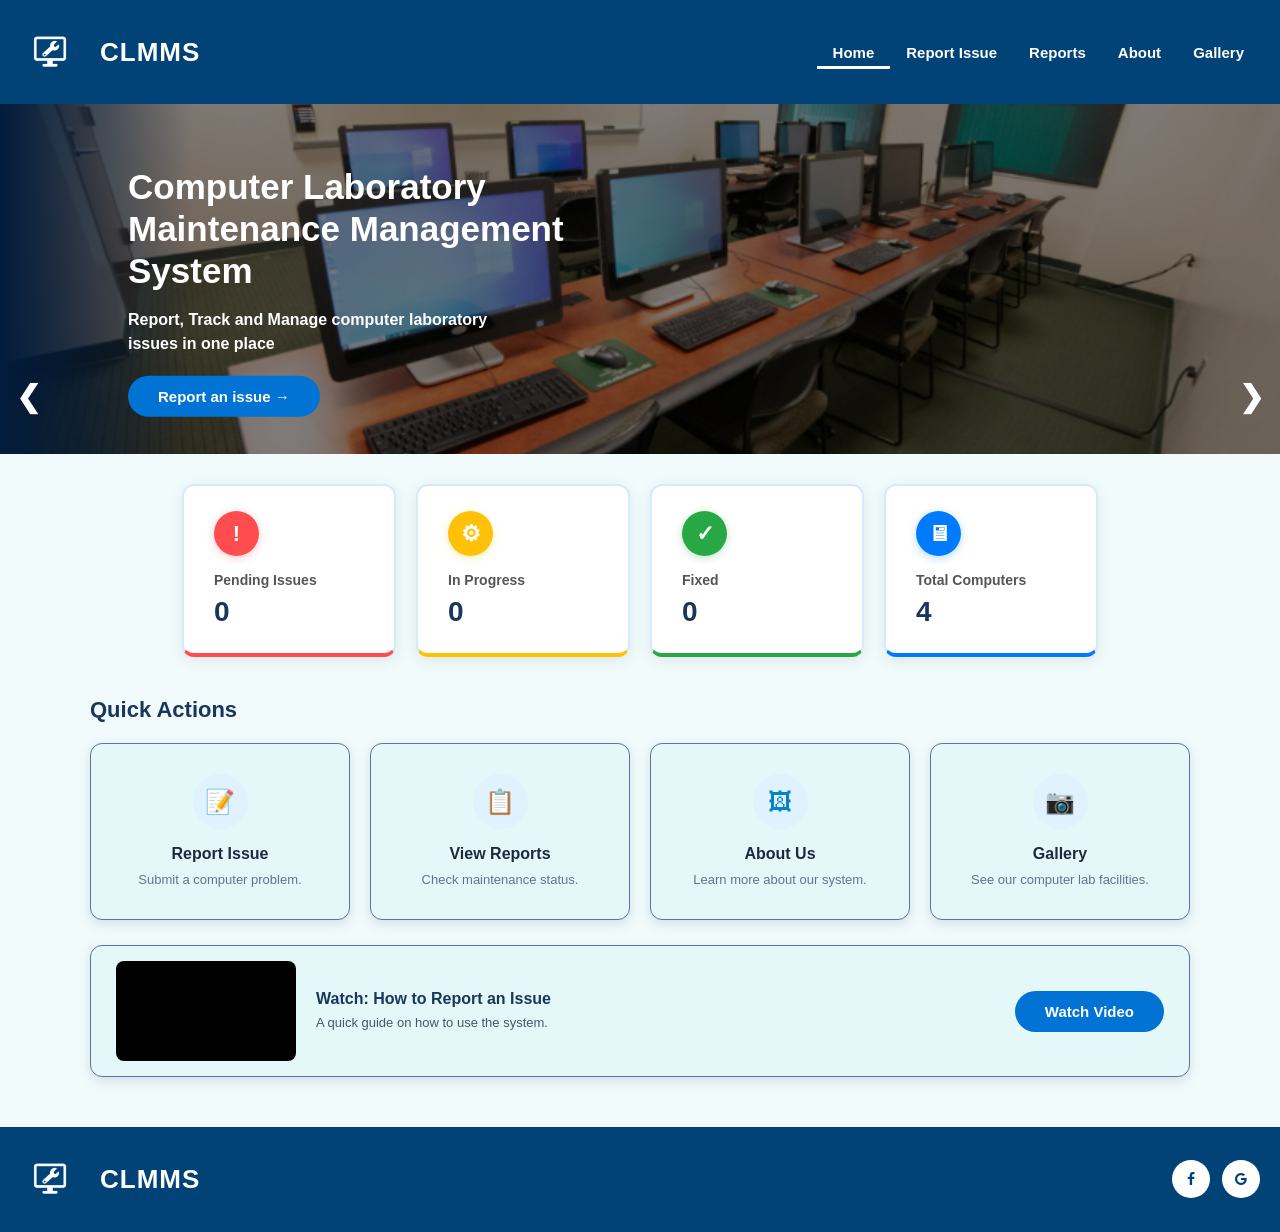
<file: Group1_CLMMS_ITPROJECT/index.html>
<!DOCTYPE html>
<html>
<head>
	<meta charset="utf-8">
	<meta name="viewport" content="width=device-width, initial-scale=1">
	<title>CLMMS - Homepage</title>
	<link rel="stylesheet "href="css/indexstyle.css">
	<link rel="stylesheet" href="https://cdnjs.cloudflare.com/ajax/libs/font-awesome/4.7.0/css/font-awesome.min.css">
</head>
<body>
	<div id="header">
		<div class="brand">
			<div class="logo"><img src="images/logo.png"></div>
			<div class="name"><h2>CLMMS</h2></div>
		</div>
		<div class="navBar">
			<nav>
				<li><a href="index.html" class="active">Home</a></li>
				<li><a href="issueReports.html">Report Issue</a></li>
				<li><a href="reportDisplay.html">Reports</a></li>
				<li><a href="about.html">About</a></li>
				<li><a href="gallery.html">Gallery</a></li>
			</nav>
		</div>
	</div>

	<div class="slideshow">
		<div class="slideshow-content">
			<img src="images/Computerlab.png">
			<div class="slideshow-text">
				<h1>Computer Laboratory<br> Maintenance Management<br>System</h1>
				<p>Report, Track and Manage computer laboratory<br>issues in one place</p>
				<a href="issueReports.html" class="buttonReport">Report an issue &#8594;</a>
			</div>
		</div>
		<div class="slideshow-content">
			<img src="images/Computerlab2.png">
			<div class="slideshow-text">
				<h1>Computer Laboratory<br> Maintenance Management<br>System</h1>
				<p>Report, Track and Manage computer laboratory<br>issues in one place</p>
				<a href="report" class="buttonReport">Report an issue &#8594;</a>
			</div>
		</div>
		<div class="slideshow-content">
			<img src="images/Computerlab3.png">
			<div class="slideshow-text">
				<h1>Computer Laboratory<br> Maintenance Management<br>System</h1>
				<p>Report, Track and Manage computer laboratory<br>issues in one place</p>
				<a href="report" class="buttonReport">Report an issue &#8594;</a>
			</div>
		</div>
		<a class="prev" onclick="plusSlides(-1)">❮</a>
		<a class="next" onclick="plusSlides(1)">❯</a>
	</div>

	<div class="cards-container">
	<div class="card">
		<p class="icon">!</p>
		<p class="label">Pending Issues</p>
		<p class="inputs" id="count-pending">0</p>
	</div>
	<div class="card">
		<p class="icon">&#9881;</p>
		<p class="label">In Progress</p>
		<p class="inputs" id="count-progress">0</p>
	</div>
	<div class="card">
		<p class="icon">&#10003;</p>
		<p class="label">Fixed</p>
		<p class="inputs" id="count-fixed">0</p>
	</div>
	<div class="card">
		<p class="icon">&#128421;</p>
		<p class="label">Total Computers</p>
		<p class="inputs" id="count-total">4</p> <!-- Set your lab's total PC count here -->
	</div>		
</div>

	<div class="quick-actions-container">
		<h2 class="quick-actions-title">Quick Actions</h2>
		<div class="quick-actions-grid">
			<a href="issueReports.html" class="action-card">
				<div class="action-icon">&#128221;</div>
				<h3>Report Issue</h3>
				<p>Submit a computer problem.</p>
			</a>
			<a href="reportDisplay.html" class="action-card">
				<div class="action-icon">&#128203;</div>
				<h3>View Reports</h3>
				<p>Check maintenance status.</p>
			</a>
			<a href="about.html" class="action-card">
				<div class="action-icon">&#128444;</div>
				<h3>About Us</h3>
				<p>Learn more about our system.</p>
			</a>
			<a href="gallery.html" class="action-card">
				<div class="action-icon">&#128247;</div>
				<h3>Gallery</h3>
				<p>See our computer lab facilities.</p>
			</a>
		</div>

		<div class="video-card">
			<div class="video-wrapper">
				<iframe src="https://youtube.com/embed/GsAndDqpaJc" title="CLMMS Demo" allowfullscreen></iframe>
			</div>
			<div class="video-info">
				<h3 class="vidtitle">Watch: How to Report an Issue</h3>
				<p class="vidDesc">A quick guide on how to use the system.</p>
			</div>
			<a href="watchvid" class="buttonReport">Watch Video</a>
		</div>
	</div>

	<div id="footer">
		<div class="brand">
			<div class="logo"><img src="images/logo.png"></div>
			<div class="name"><h2>CLMMS</h2></div>
		</div>
			<div class="social-icons">
				<a href="#" class="fa fa-facebook"></a>
				<a href="#" class="fa fa-google"></a>
			</div>
		</div>
	</div>

	<script>
		let slideIndex = 1;
		showSlides(slideIndex);
		function plusSlides(n) {
			showSlides(slideIndex += n);
		}
		function showSlides(n) {
			let i;
			let slides = document.getElementsByClassName("slideshow-content");
			if (n > slides.length) { slideIndex = 1; }
			if (n < 1) { slideIndex = slides.length; }
			for (i = 0; i < slides.length; i++) {
				slides[i].style.display = "none";
			}
			slides[slideIndex - 1].style.display = "block";
		}

		function updateCounters() {
			const reports = JSON.parse(localStorage.getItem('clmms_reports')) || [];

			const pending = reports.filter(r => r.status === 'Pending').length;
			const inProgress = reports.filter(r => r.status === 'In Progress').length;
			const fixed = reports.filter(r => r.status === 'Fixed').length;

			const pendingEl = document.getElementById('count-pending');
			const progressEl = document.getElementById('count-progress');
			const fixedEl = document.getElementById('count-fixed');

			if (pendingEl) pendingEl.textContent = pending;
			if (progressEl) progressEl.textContent = inProgress;
			if (fixedEl) fixedEl.textContent = fixed;
		}

		document.addEventListener('DOMContentLoaded', updateCounters);
	</script>
</body>
</html>
</file>
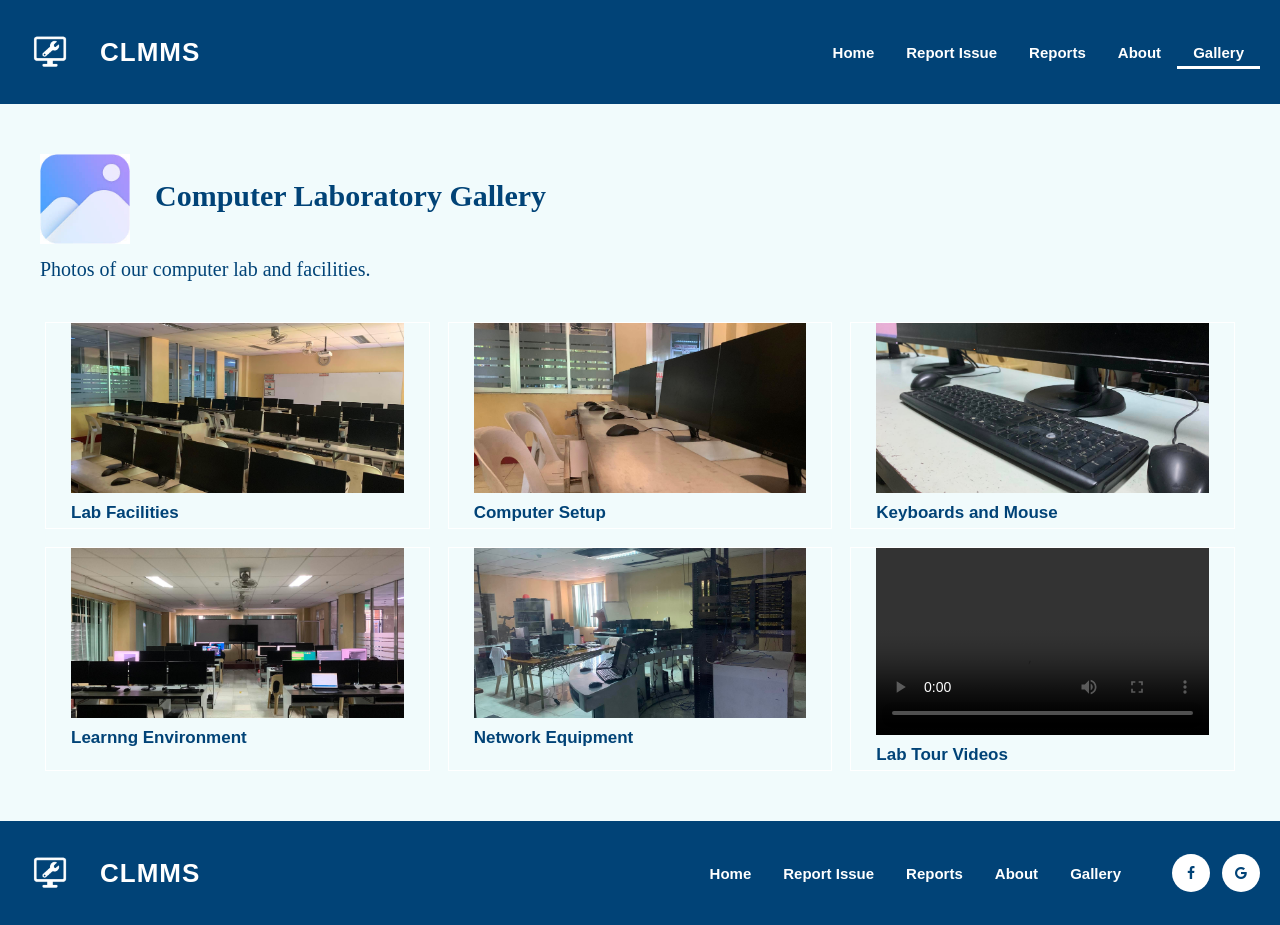
<file: Group1_CLMMS_ITPROJECT/gallery.html>
<!DOCTYPE html>
<html>
<head>
	<meta charset="utf-8">
	<meta name="viewport" content="width=device-width, initial-scale=1">
	<title>CLMMS - Gallery</title>
	<link rel="stylesheet" href="https://cdnjs.cloudflare.com/ajax/libs/font-awesome/4.7.0/css/font-awesome.min.css">
	<style>
		body {
	        margin: 0;
	        background-color: #f1fbfc;
	        font-family: Arial, sans-serif;
        }
        #header {
	        display: flex;
	        padding: 15px 20px;
	        background-color: #014377;
	        justify-content: space-between;
	        align-items: center;
	        margin: 0;
        }
        .brand {
	        gap: 20px;
	        display: flex;
	        align-items: center;
        }
        .logo img {
        	filter: brightness(2) invert(-1);
	        width: 60px;
	        height: auto;
	        background-color: #f1fbfc;
	        mix-blend-mode: screen;
        }
        .name h2 {
	        color: white;
	        font-size: 26px;
	        letter-spacing: 1px;
	        float: left;
        }
        .navBar {
	        display: flex;
	        align-items: center;
	        gap: 20px;
        }
        .navBar nav {
	        display: flex;
	        padding: 0;
	        margin: 0;
	        list-style-type: none;
	        align-items: center;
        }
        nav li a {
	        float: right;
	        color: white;
	        font-size: 15px;
	        text-decoration: none;
	        padding: 8px 16px;
	        font-weight: bold;
        }
        nav li a.active {
	        border-bottom: 3px solid white;
	        padding-bottom: 5px;
        }
        .navigate {
        	display: flex;
        	padding: 50px 40px;
        	gap: 25px;
        	padding-bottom: 0px;
        }
        .navigate img {
        	width: 90px;
        	height: 90px;
        	border: none;
        	background-color: #014377;
        }
        .navigate h2 {
        	font-family: Georgia, serif;
        	font-size: 30px;
        	color: #014377;
        	font-weight: bold;
        }
        #para {
        	font-family: Georgia, serif;
        	padding: 8px 40px;
        	padding-top: 0px;
        	line-height: 10px;
        	font-size: 20px;
        	color: #014377;
        }
        .gallery {
        	display: grid;
        	grid-template-columns: 1fr 1fr 1fr;
        	margin: 20px 45px;
        	gap: 18px;
        }
        .card {
        	border: 1px solid white;
        	padding: 0px 25px 0px 25px;
        }
        .card img {
			width: 100%;
			height: 170px;
			display: block;
			object-fit: cover;
			margin: 0 auto 10px;
			border: none;
		}
		.card p {
			font-size: 17px;
			text-align: left;
			color: #014377;
			font-weight: bold;
			margin-top: 5px;
			margin-bottom: 5px;
		}
		.card video {
    		width: 100%;
    		height: auto;
    		aspect-ratio: 16 / 9;
    		object-fit: cover;
    		display: block;
    		margin: 0 auto 10px;
    		border: none;
		}
		#footer {
	display: flex;
	padding: 15px 20px;
	background-color: #014377;
	justify-content: space-between;
	align-items: center;
	margin-top: 50px;
}
/* Container for icons in the navBar */
.social-icons {
    display: flex;
    align-items: center;
    gap: 12px;
    margin-left: 15px;
}

/* Style for Font Awesome circular icons */
.social-icons .fa {
    width: 28px;
    height: 28px;
    padding: 5px;
    background-color: white;
    color: #014377;
    border-radius: 50%;
    display: flex;
    align-items: center;
    justify-content: center;
    text-decoration: none;
    font-size: 14px;
    transition: background-color 0.2s ease, color 0.2s ease;
  }
  @media screen and (max-width: 786px) {
			/* Gallery: Stack images in 2 columns */
			.gallery {
				grid-template-columns: repeat(2, 1fr);
				margin: 20px;
				gap: 12px;
			}

			/* Video stays horizontal across the full width (spans 2 columns) */
			.card.video-card {
				grid-column: span 2;
			}

			.card img {
				height: 120px;
			}

			/* Header & Footer Responsive Adjustments */
			#header, #footer {
				flex-direction: column;
				gap: 15px;
				padding: 20px;
				text-align: center;
			}

			.navBar {
				flex-direction: column;
				gap: 15px;
				width: 100%;
			}

			.navBar nav {
				flex-wrap: wrap;
				justify-content: center;
				gap: 10px;
			}

			nav li a {
				padding: 6px 10px;
			}

			.navigate {
				flex-direction: column;
				text-align: center;
				padding: 30px 20px 0;
			}

			#para {
				text-align: center;
				padding: 10px 20px;
			}
		}
	</style>
</head>
<body>

	<div id="header">

		<div class="brand">

			<div class="logo"><img src="images/logo.png"></div>

			<div class="name"><h2>CLMMS</h2></div>
		
		</div>
		

		<div class="navBar">
			

			<nav>

				<li><a href="index.html">Home</a></li>
				<li><a href="issueReports.html">Report Issue</a></li>
				<li><a href="reportDisplay.html">Reports</a></li>
				<li><a href="about.html">About</a></li>
				<li><a href="gallery.html" class="active">Gallery</a></li>
			
			</nav>


		</div>


	</div>





	<nav class="navigate">

			<img src="images/gallery.jpg">

		    <h2>Computer Laboratory Gallery</h2>

    </nav>

    
    <div id="para">
    	<p>Photos of our computer lab and facilities.</p>
    </div>


	<section class="gallery">


		<div class="card">
			
			<img src="images/labFacilities.jpg">

			<p>Lab Facilities</p>
			
		</div>


		<div class="card">
			
			<img src="images/computerSetup.jpg">

			<p>Computer Setup</p>

		</div>



		<div class="card">
			
			<img src="images/mouse.jpg">

			<p>Keyboards and Mouse</p>

		</div>


		<div class="card">
			
			<img src="images/LE.jpg">

			<p>Learnng Environment</p>

		</div>


		<div class="card">
			
			<img src="images/NE.jpg">

			<p>Network Equipment</p>

		</div>

		
		<div class="card">
			
			<video controls>
                <source src="media/video.mp4" type="video/mp4">
            </video>

			<p>Lab Tour Videos</p>

		</div>

		
			
			
	</section>



	<div id="footer">

		<div class="brand">

			<div class="logo"><img src="images/logo.png"></div>

			<div class="name"><h2>CLMMS</h2></div>

		</div>


		<div class="navBar">

			<nav>

				<li><a href="index.html">Home</a></li>
				<li><a href="issueReports.html">Report Issue</a></li>
				<li><a href="reportDisplay.html">Reports</a></li>
				<li><a href="about.html">About</a></li>
				<li><a href="gallery.html">Gallery</a></li>

			</nav>


			<div class="social-icons">

				<a href="#" class="fa fa-facebook"></a>
				<a href="#" class="fa fa-google"></a>

			</div>

		</div>

	</div>


</body>
</html>
</file>
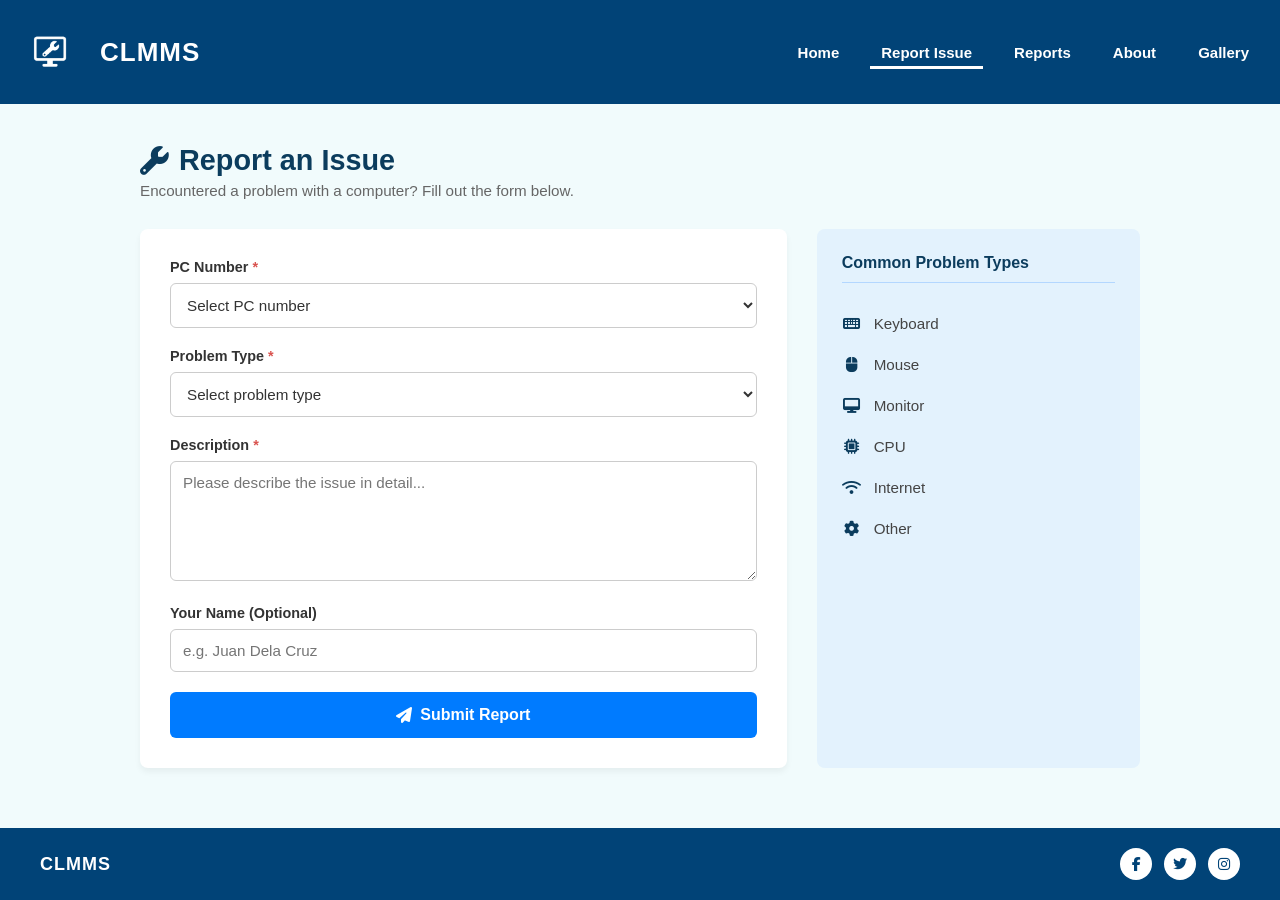
<file: Group1_CLMMS_ITPROJECT/issueReports.html>
<!DOCTYPE html>
<html lang="en">
<head>
    <meta charset="UTF-8">
    <meta name="viewport" content="width=device-width, initial-scale=1.0">
    <title>CLMMS - Report an Issue</title>

    <!-- Font Awesome -->
    <link rel="stylesheet" href="https://cdnjs.cloudflare.com/ajax/libs/font-awesome/6.5.1/css/all.min.css">

    <style>
        * {
            box-sizing: border-box;
            margin: 0;
            padding: 0;
            font-family: Arial, sans-serif;
        }

        body {
            margin: 0;
            background-color: #f1fbfc;
            display: flex;
            flex-direction: column;
            min-height: 100vh;
        }

        /* HEADER FIXES */
        #header {
            display: flex;
            padding: 30px 20px;
            background-color: #014377;
            justify-content: space-between;
            align-items: center;
            margin: 0;
        }

        .brand {
            gap: 20px;
            display: flex;
            align-items: center;
        }

        .logo i {
            color: white;
            font-size: 28px;
        }
        .logo img {
            filter: brightness(0) invert(-1);
            width: 60px;
            height: auto;
            background-color: #f1fbfc;
            mix-blend-mode: screen;
        }

        .name h2 {
            color: white;
            font-size: 26px;
            letter-spacing: 1px;
            font-weight: bold;
        }

        .navBar {
            display: flex;
            align-items: center;
            gap: 25px;
        }

        .navBar nav ul {
            display: flex;
            list-style: none;
            gap: 20px;
            margin: 0;
            padding: 0;
            align-items: center;
        }

        .navBar nav ul li a {
            color: white;
            font-size: 15px;
            text-decoration: none;
            padding: 8px 11px;
            font-weight: bold;
            display: inline-block;
            transition: border-bottom 0.2s ease;
        }
        .navBar nav ul li a.active {
            border-bottom: 3px solid white;
            padding-bottom: 5px;
        }
        /* MAIN CONTENT */
        main {
            flex: 1;
            max-width: 1000px;
            width: 90%;
            margin: 40px auto;
        }

        .page-title-section {
            margin-bottom: 30px;
        }

        .page-title {
            color: #0b3c5d;
            font-size: 1.8rem;
            display: flex;
            align-items: center;
            gap: 10px;
            margin-bottom: 5px;
        }

        .page-subtitle {
            color: #666;
            font-size: 0.95rem;
        }

        .content-container {
            display: grid;
            grid-template-columns: 2fr 1fr;
            gap: 30px;
            align-items: stretch;
        }

        .form-card {
            background-color: white;
            padding: 30px;
            border-radius: 8px;
            box-shadow: 0 4px 6px rgba(0, 0, 0, 0.05);
        }

        .pc-group {
            margin-bottom: 20px;
        }

        .pc-group label {
            display: block;
            font-weight: 600;
            font-size: 0.9rem;
            margin-bottom: 8px;
            color: #333;
        }

        .required-star {
            color: #d9534f;
        }

        .form-control {
            width: 100%;
            padding: 12px;
            border: 1px solid #ccc;
            border-radius: 6px;
            font-size: 0.95rem;
            background-color: #fff;
            color: #333;
        }

        .form-control:focus {
            outline: none;
            border-color: #328cc1;
        }

        textarea.form-control {
            resize: vertical;
            height: 120px;
        }

        .submit-btn {
            width: 100%;
            background-color: #007bff;
            color: white;
            border: none;
            padding: 14px;
            font-size: 1rem;
            font-weight: bold;
            border-radius: 6px;
            cursor: pointer;
            display: flex;
            justify-content: center;
            align-items: center;
            gap: 8px;
            transition: background-color 0.2s;
        }

        .submit-btn:hover {
            background-color: #0056b3;
        }

        /* SIDEBAR */
        .sidebar {
            background-color: #e3f2fd;
            padding: 25px;
            border-radius: 8px;
        }

        .sidebar-title {
            color: #0b3c5d;
            font-size: 1rem;
            font-weight: bold;
            margin-bottom: 20px;
            border-bottom: 1px solid #b3d7ff;
            padding-bottom: 10px;
        }

        .problem-list {
            list-style: none;
        }

        .problem-item {
            display: flex;
            align-items: center;
            gap: 12px;
            padding: 12px 0;
            font-size: 0.95rem;
            color: #444;
        }

        .problem-item i {
            color: #0b3c5d;
            width: 20px;
            text-align: center;
        }

        /* FOOTER FIXES */
        #footer {
            display: flex;
            padding: 20px 40px;
            background-color: #014377;
            justify-content: space-between;
            align-items: center;
            margin-top: auto;
        }

        .social-icons {
            display: flex;
            align-items: center;
            gap: 12px;
        }

        .social-icons a {
            width: 32px;
            height: 32px;
            background-color: white;
            color: #014377;
            border-radius: 50%;
            display: flex;
            align-items: center;
            justify-content: center;
            text-decoration: none;
            font-size: 14px;
        }

        /* RESPONSIVE */
        @media screen and (max-width: 786px) {
            .content-container {
                grid-template-columns: 1fr;
            }
            #header, #footer {
                flex-direction: column;
                gap: 15px;
                padding: 15px 20px;
                text-align: center;
            }
            .navBar {
                flex-direction: column;
            }
            .navBar nav ul {
                flex-wrap: wrap;
                justify-content: center;
            }
        }
    </style>
</head>
<body>

    <!-- Corrected Header Section -->
    <div id="header">
        <div class="brand">
            <div class="logo"><img src="images/logo.png"></div>
            <div class="name"><h2>CLMMS</h2></div>
        </div>
        <div class="navBar">
            <nav>
                <ul>
                    <li><a href="index.html">Home</a></li>
                    <li><a href="issueReports.html" class="active">Report Issue</a></li>
                    <li><a href="reportDisplay.html">Reports</a></li>
                    <li><a href="about.html">About</a></li>
                    <li><a href="gallery.html">Gallery</a></li>
                </ul>
            </nav>
        </div>
    </div>

    <!-- Main Content -->
    <main>
        <div class="page-title-section">
            <h1 class="page-title"><i class="fa-solid fa-wrench"></i> Report an Issue</h1>
            <p class="page-subtitle">Encountered a problem with a computer? Fill out the form below.</p>
        </div>

        <div class="content-container">
            <section class="form-card">
                <form id="reportForm">
                    <div class="pc-group">
                        <label for="pcNumber">PC Number <span class="required-star">*</span></label>
                        <select id="pcNumber" class="form-control" required>
                            <option value="" disabled selected>Select PC number</option>
                            <option value="PC-01">PC-01</option>
                            <option value="PC-02">PC-02</option>
                            <option value="PC-03">PC-03</option>
                            <option value="PC-04">PC-04</option>
                        </select>
                    </div>

                    <div class="pc-group">
                        <label for="problemType">Problem Type <span class="required-star">*</span></label>
                        <select id="problemType" class="form-control" required>
                            <option value="" disabled selected>Select problem type</option>
                            <option value="Keyboard">Keyboard</option>
                            <option value="Mouse">Mouse</option>
                            <option value="Monitor">Monitor</option>
                            <option value="CPU">CPU</option>
                            <option value="Internet">Internet</option>
                            <option value="Other">Other</option>
                        </select>
                    </div>

                    <div class="pc-group">
                        <label for="description">Description <span class="required-star">*</span></label>
                        <textarea id="description" class="form-control" placeholder="Please describe the issue in detail..." required></textarea>
                    </div>

                    <div class="pc-group">
                        <label for="yourName">Your Name (Optional)</label>
                        <input type="text" id="yourName" class="form-control" placeholder="e.g. Juan Dela Cruz">
                    </div>

                    <button type="submit" class="submit-btn">
                        <i class="fa-solid fa-paper-plane"></i> Submit Report
                    </button>
                </form>
            </section>

            <aside class="sidebar">
                <h2 class="sidebar-title">Common Problem Types</h2>
                <ul class="problem-list">
                    <li class="problem-item"><i class="fa-solid fa-keyboard"></i> Keyboard</li>
                    <li class="problem-item"><i class="fa-solid fa-computer-mouse"></i> Mouse</li>
                    <li class="problem-item"><i class="fa-solid fa-desktop"></i> Monitor</li>
                    <li class="problem-item"><i class="fa-solid fa-microchip"></i> CPU</li>
                    <li class="problem-item"><i class="fa-solid fa-wifi"></i> Internet</li>
                    <li class="problem-item"><i class="fa-solid fa-gear"></i> Other</li>
                </ul>
            </aside>
        </div>
    </main>

    <!-- Corrected Footer Section -->
    <footer id="footer">
        <div class="brand">
            <div class="name">
                <h2 style="font-size: 18px;">CLMMS</h2>
            </div>
        </div>
        <div class="social-icons">
            <a href="#"><i class="fa-brands fa-facebook-f"></i></a>
            <a href="#"><i class="fa-brands fa-twitter"></i></a>
            <a href="#"><i class="fa-brands fa-instagram"></i></a>
        </div>
    </footer>

    <script>
        document.getElementById('reportForm').addEventListener('submit', function(e) {
        e.preventDefault();

    // 1. Gather form values
        const pcNumber = document.getElementById('pcNumber').value;
        const problemType = document.getElementById('problemType').value;
        const description = document.getElementById('description').value;
        const reporterName = document.getElementById('yourName').value.trim() || 'Anonymous';

    // 2. Create report object
        const newReport = {
        id: 'REP-' + Date.now(),
        pcNumber: pcNumber,
        problemType: problemType,
        description: description,
        reporterName: reporterName,
        status: 'Pending', // New reports default to Pending
        date: new Date().toLocaleDateString()
        };

    // 3. Fetch existing reports array from localStorage or initialize empty array
        const reports = JSON.parse(localStorage.getItem('clmms_reports')) || [];

    // 4. Push new report and save back to localStorage
        reports.push(newReport);
        localStorage.setItem('clmms_reports', JSON.stringify(reports));

    // 5. Reset form and inform user
        alert('Report submitted successfully!');
        window.location.href = 'reportDisplay.html';
    });
</script>
</body>
</html>
</file>
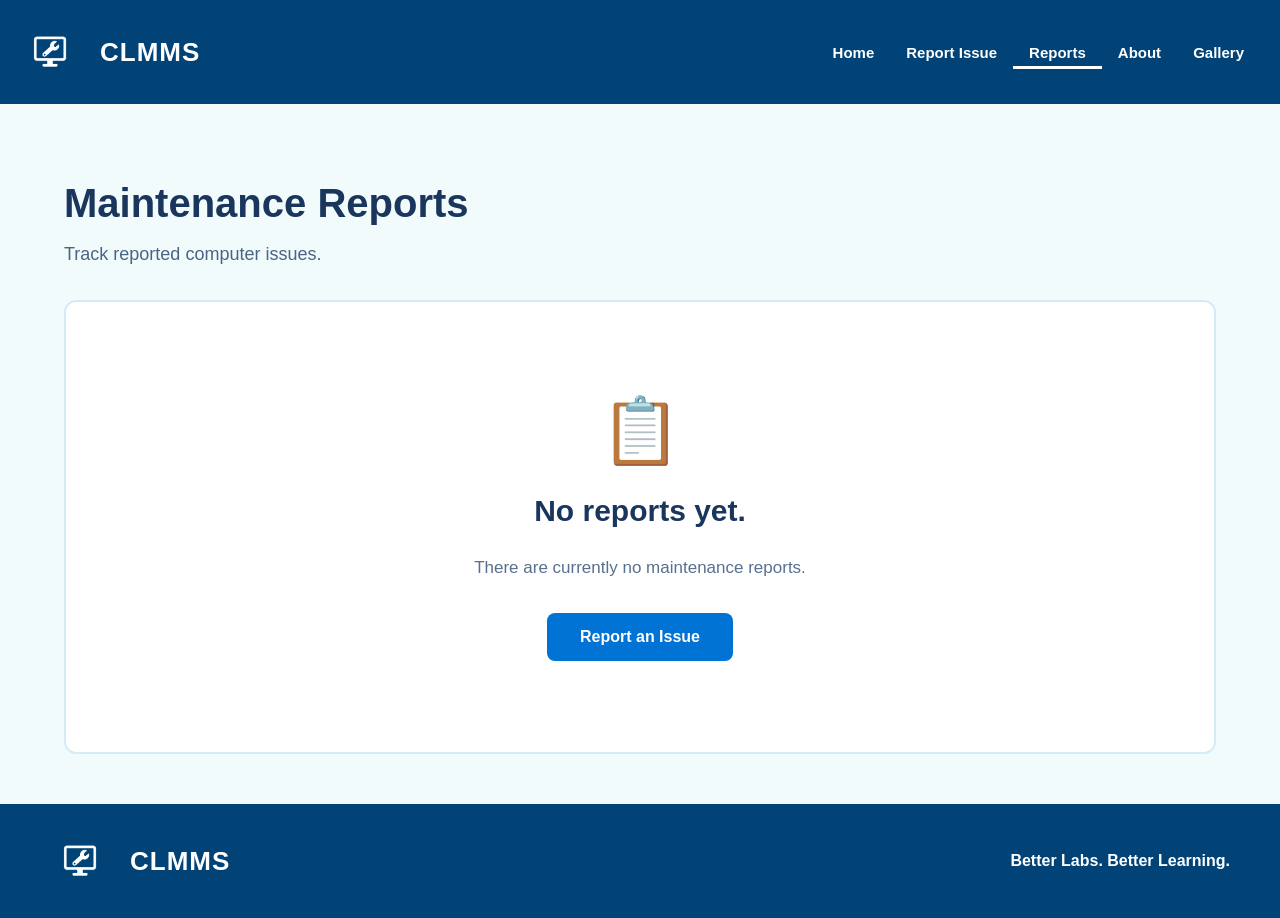
<file: Group1_CLMMS_ITPROJECT/reportDisplay.html>
<!DOCTYPE html>
<html lang="en">
<head>
    <meta charset="UTF-8">
    <meta name="viewport" content="width=device-width, initial-scale=1.0">
    <title>CLMMS - Maintenance Reports</title>
    <link rel="stylesheet" href="css/ReportsStyle.css">
</head>
<body>

    <div id="header">
        <div class="brand">
            <div class="logo">
                <img src="images/logo.png" alt="CLMMS Logo">
            </div>
            <div class="name">
                <h2>CLMMS</h2>
            </div>
        </div>

        <div class="navBar">
            <nav>
                    <li><a href="index.html">Home</a></li>
                    <li><a href="issueReports.html">Report Issue</a></li>
                    <li><a href="reportDisplay.html" class="active">Reports</a></li>
                    <li><a href="about.html">About</a></li>
                    <li><a href="gallery.html">Gallery</a></li>
            </nav>
        </div>
    </div>

    <div class="main">
        <h1>Maintenance Reports</h1>
        <p class="subtitle">Track reported computer issues.</p>

        <div class="report-box">
            <div class="report-icon">📋</div>
            <h2>No reports yet.</h2>
            <p>There are currently no maintenance reports.</p>
            <button type="button" href="issueReports.html" class="button" onclick="issueReport">Report an Issue</button>
        </div>
    </div>

    <div id="footer">
        <div class="brand">
            <div class="logo">
                <img src="images/logo.png" alt="CLMMS Logo">
            </div>
            <div class="name">
                <h2>CLMMS</h2>
            </div>
        </div>
        <p>Better Labs. Better Learning.</p>
    </div>

    <script>
        function renderReports() {
            const reports = JSON.parse(localStorage.getItem('clmms_reports')) || [];
            const mainContainer = document.querySelector('.main');

            if (reports.length === 0) {
      // Empty state template
            mainContainer.innerHTML = `
                <h1>Maintenance Reports</h1>
                <p class="subtitle">Track reported computer issues.</p>
                <div class="report-box">
                <div class="report-icon">📋</div>
                <h2>No reports yet.</h2>
                <p>There are currently no maintenance reports.</p>
                <a href="issueReports.html" class="button">Report an Issue</a>
                </div>
            `;
            return;
            }

    // Render reports table when data exists
            let rowsHtml = reports.map((rep, index) => `
            <tr>
                <td><strong>${rep.pcNumber}</strong></td>
                <td>${rep.problemType}</td>
                <td>${rep.description}</td>
                <td>${rep.reporterName}</td>
                <td>${rep.date}</td>
                <td>
                <select onchange="updateStatus(${index}, this.value)">
                    <option value="Pending" ${rep.status === 'Pending' ? 'selected' : ''}>Pending</option>
                    <option value="In Progress" ${rep.status === 'In Progress' ? 'selected' : ''}>In Progress</option>
                    <option value="Fixed" ${rep.status === 'Fixed' ? 'selected' : ''}>Fixed</option>
                </select>
                </td>
                <td>
                <button style="color: red; cursor: pointer;" onclick="deleteReport(${index})">Delete</button>
                </td>
            </tr>
            `).join('');

            mainContainer.innerHTML = `
            <h1>Maintenance Reports</h1>
            <p class="subtitle">Track reported computer issues.</p>
            <div style="margin-bottom: 15px;">
                <a href="issueReports.html" class="button" style="padding: 8px 16px; text-decoration: none;">+ Report New Issue</a>
            </div>
            <table border="1" cellpadding="10" cellspacing="0" style="width: 100%; text-align: left; border-collapse: collapse; background: #fff;">
                <thead>
                <tr style="background: #f4f4f4;">
                    <th>PC</th>
                    <th>Type</th>
                    <th>Description</th>
                    <th>Reported By</th>
                    <th>Date</th>
                    <th>Status</th>
                    <th>Action</th>
                </tr>
                </thead>
                <tbody>
                ${rowsHtml}
                </tbody>
            </table>
            `;
        }

        function updateStatus(index, newStatus) {
            const reports = JSON.parse(localStorage.getItem('clmms_reports')) || [];
            reports[index].status = newStatus;
            localStorage.setItem('clmms_reports', JSON.stringify(reports));
        }

        function deleteReport(index) {
            if (confirm('Are you sure you want to delete this report?')) {
            const reports = JSON.parse(localStorage.getItem('clmms_reports')) || [];
        reports.splice(index, 1);
        localStorage.setItem('clmms_reports', JSON.stringify(reports));
        renderReports();
        }
    }

  document.addEventListener('DOMContentLoaded', renderReports);
</script>
</body>
</html>
</file>
<file: Group1_CLMMS_ITPROJECT/css/indexstyle.css>
body {
	margin: 0;
	background-color: #f1fbfc;
	font-family: Arial, sans-serif;
}

#header {
	display: flex;
	padding: 15px 20px;
	background-color: #014377;
	justify-content: space-between;
	align-items: center;
	margin: 0;
}

.brand {
	gap: 20px;
	display: flex;
	align-items: center;
}

.logo img {
	filter: brightness(0) invert(-1);
	width: 60px;
	height: auto;
	background-color: #f1fbfc;
	mix-blend-mode: screen;
}

.name h2 {
	color: white;
	font-size: 26px;
	letter-spacing: 1px;
	float: left;
}

.navBar {
	display: flex;
	align-items: center;
	gap: 20px;
}

.navBar nav {
	display: flex;
	padding: 0;
	margin: 0;
	list-style-type: none;
	align-items: center;
}

nav li a {
	float: right;
	color: white;
	font-size: 15px;
	text-decoration: none;
	padding: 8px 16px;
	font-weight: bold;
}
nav li a.active {
    border-bottom: 3px solid white;
    padding-bottom: 5px;
}

/* Slideshow */
.slideshow-content {
	position: relative;
	width: 100%;
	overflow: hidden;
	display: none;
	animation: fade 0.5s ease-in-out;
}

@keyframes fade {
	from { opacity: 0.4; }
	to { opacity: 1; }
}

.slideshow-content::after {
	content: '';
	position: absolute;
	top: 0;
	left: 0;
	width: 15%;
	height: 100%;
	background: linear-gradient(to right, #021c3d, rgba(1, 67, 119, 0));
	pointer-events: none;
	z-index: 0;
}

.slideshow-content img {
	width: 100%;
	height: 350px;
	display: block;
	object-fit: cover;
	filter: brightness(0.5);
}

.slideshow-text {
	position: absolute;
	top: 50%;
	left: 10%;
	transform: translateY(-50%);
	color: white;
	max-width: 500px;
	z-index: 2;
}

.slideshow-text h1 {
	font-size: 35px;
	margin-bottom: 10px;
	line-height: 1.2;
}

.slideshow-text p {
	font-size: 16px;
	margin-bottom: 20px;
	line-height: 1.5;
	font-weight: bold;
}

.prev, .next {
	cursor: pointer;
	position: absolute;
	top: 50%;
	transform: translateY(-130%);
	width: auto;
	padding: 16px;
	color: white;
	font-weight: bold;
	font-size: 30px;
	transition: 0.6s ease;
	border-radius: 0 3px 3px 0;
	user-select: none;
}

.next {
	right: 0;
	border-radius: 3px 0 0 3px;
}

.prev:hover, .next:hover {
	background: rgba(0, 0, 0, 0.8);
}

.buttonReport {
	background-color: #0173d4;
	padding: 12px 30px;
	border-radius: 100px;
	color: white;
	text-decoration: none;
	font-weight: bold;
	font-size: 15px;
	display: inline-block;
	transition: transform 0.25s ease, box-shadow 0.25s ease, background-color 0.25s ease;
}

.buttonReport:hover {
	transform: translateY(-3px);
	background-color: #0282ef;
	box-shadow: 0 8px 20px rgba(1, 115, 212, 0.5);
}

/* Stat Cards */
.cards-container {
	display: flex;
	gap: 20px;
	justify-content: center;
	align-items: center;
	margin-top: 30px;
}

.card {
	background-color: white;
	border: 2px solid #D4ECF8;
	border-radius: 12px;
	padding: 25px 30px;
	display: flex;
	flex-direction: column;
	align-items: flex-start;
	position: relative;
	overflow: hidden;
	width: 150px;
	box-shadow: 0 4px 15px rgba(0, 0, 0, 0.08);
}

.icon {
	margin: 0 0 16px 0;
	width: 45px;
	height: 45px;
	color: white;
	border-radius: 50%;
	display: grid;
	place-items: center;
	line-height: 0;
	font-weight: bold;
	font-size: 22px;
}

.label {
	margin: 0 0 8px 0;
	font-size: 14px;
	font-weight: 600;
	color: #555;
}

.inputs {
	margin: 0;
	font-size: 28px;
	font-weight: 700;
	color: #1a365d;
}

.card:nth-child(1) { border-bottom: 4px solid #ff4d4f; }
.card:nth-child(1) .icon { background-color: #ff4d4f; box-shadow: 0 2px 8px rgba(255, 77, 79, 0.3); }

.card:nth-child(2) { border-bottom: 4px solid #ffc107; }
.card:nth-child(2) .icon { background-color: #ffc107; box-shadow: 0 2px 8px rgba(255, 193, 7, 0.3); }

.card:nth-child(3) { border-bottom: 4px solid #28a745; }
.card:nth-child(3) .icon { background-color: #28a745; box-shadow: 0 2px 8px rgba(40, 167, 69, 0.3); }

.card:nth-child(4) { border-bottom: 4px solid #007bff; }
.card:nth-child(4) .icon { background-color: #007bff; box-shadow: 0 2px 8px rgba(0, 123, 255, 0.3); }

/* Quick Actions Section */
.quick-actions-container {
	width: 90%;
	max-width: 1100px;
	margin: 40px auto;
	display: block;
}

.quick-actions-title {
	color: #1a365d;
	font-size: 22px;
	font-weight: 700;
	margin: 0 0 20px 0;
	text-align: left;
}

.quick-actions-grid {
	display: flex;
	gap: 20px;
	justify-content: flex-start;
	align-items: stretch;
}

.action-card {
	background-color: #E4F8F9;
	border: 1px solid #5D7494;
	border-radius: 12px;
	padding: 30px 20px;
	flex: 1;
	display: flex;
	flex-direction: column;
	align-items: center;
	text-align: center;
	box-shadow: 0 4px 12px rgba(93, 116, 148, 0.2);
	transition: transform 0.2s ease, box-shadow 0.2s ease;
	cursor: pointer;
	text-decoration: none;
}

.action-card:hover {
	transform: translateY(-4px);
	box-shadow: 0 8px 20px rgba(0, 0, 0, 0.1);
}

.action-icon {
	width: 55px;
	height: 55px;
	background-color: #e0f2fe;
	color: #0284c7;
	border-radius: 50%;
	display: flex;
	justify-content: center;
	align-items: center;
	font-size: 24px;
	margin-bottom: 16px;
}

.action-card h3 {
	margin: 0 0 8px 0;
	font-size: 16px;
	font-weight: 700;
	color: #1e293b;
}

.action-card p {
	margin: 0;
	font-size: 13px;
	color: #64748b;
	line-height: 1.4;
}

/* Video Card Tweak */
.video-card {
	background-color: #E4F8F9;
	border: 1px solid #5D7494;
	border-radius: 12px;
	padding: 15px 25px;
	margin-top: 25px;
	display: flex;
	flex-direction: row;
	align-items: center;
	gap: 20px;
	box-shadow: 0 4px 12px rgba(93, 116, 148, 0.2);
}

.video-wrapper {
	width: 180px;
	height: 100px;
	overflow: hidden;
	border-radius: 8px;
	flex-shrink: 0;
	background-color: #000;
}

.video-wrapper iframe {
	width: 100%;
	height: 100%;
	border: 0;
}

.video-info {
	flex: 1;
	text-align: left;
}

.vidtitle {
	margin: 0 0 6px 0;
	font-size: 16px;
	font-weight: 700;
	color: #1a365d;
}

.vidDesc {
	margin: 0;
	font-size: 13px;
	color: #4a5568;
	line-height: 1.4;
}

/* Footer Fix */
#footer {
	display: flex;
	padding: 15px 20px;
	background-color: #014377;
	justify-content: space-between;
	align-items: center;
	margin-top: 50px;
}
/* Container for icons in the navBar */
.social-icons {
    display: flex;
    align-items: center;
    gap: 12px;
    margin-left: 15px;
}

/* Style for Font Awesome circular icons */
.social-icons .fa {
    width: 28px;
    height: 28px;
    padding: 5px;
    background-color: white;
    color: #014377;
    border-radius: 50%;
    display: flex;
    align-items: center;
    justify-content: center;
    text-decoration: none;
    font-size: 14px;
    transition: background-color 0.2s ease, color 0.2s ease;
}
@media screen and (max-width: 992px) {
	#header, #footer, .quick-actions-container, .cards-container {
		box-sizing: border-box;
	}

	/* Header & Footer alignment */
	#header, #footer {
		padding: 15px 20px;
		flex-wrap: wrap;
		gap: 15px;
	}

	/* Slideshow arrow positions stay fixed */
	.prev, .next {
		top: 50%;
		transform: translateY(-50%);
	}

	/* Stat Cards: 2x2 Grid with margins on tablet */
	.cards-container {
		flex-wrap: wrap;
		justify-content: center;
		padding: 0 20px;
		margin: 30px auto 0 auto;
		max-width: 100%;
	}

	.card {
		width: calc(50% - 30px);
		box-sizing: border-box;
	}

	/* Quick Actions: Stacked on top of each other */
	.quick-actions-grid {
		flex-direction: column;
		width: 100%;
	}

	.action-card {
		width: 100%;
		box-sizing: border-box;
	}

	.slideshow-text h1 {
		font-size: 26px;
	}

	.slideshow-text p {
		font-size: 14px;
	}
}
@media screen and (max-width: 786px){
	*{
		box-sizing: border-box;
	}
	#header{
		flex-direction: column;
		padding: 15px 20px;
		gap: 15px;
		width: 100%;
	}
	.brand{
		justify-content: center;
	}
	.navBar{
		flex-direction: column;
		width: 100%;
		gap: 10px;
	}
	.navBar nav{
		width: 100%;
		justify-content: center;
		flex-wrap: wrap;
	}
	.navBar nav li a{
		font-size: 13px;
		padding: 6px 10px;
	}
	.social-icons{
		margin-left:0;
	}
	.slideshow-content img{
		height: 280px;
	}
	.slideshow-text {
		left: 5%;
		right: 5%;
		max-width: 100%;
	}
	.slideshow-text h1{
		font-size: 24px;
	}
	.slideshow-text p{
		font-size: 14px;
	}
	.prev, .next{
		font-size: 22px;
		padding: 10px;
		top: 50%;
		transform: translateY(-50%);
		z-index: 5;
	}
	.prev{ left:0; }
	.right{ right:0; }
	.card{
		flex: 0 0 140px;
		width: 140px;
	}
	.quick-actions-container{
		width: 100%;
		padding: 0 20px;
		margin: 30px auto;
	}
	.video-card{
		flex-direction: column;
		text-align: center;
		padding: 15px;
	}
	.video-wrapper{
		width: 100%;
		height: 180px;
	}
	.video-info {
		text-align: center;
	}
	#image{
		width: 100%;
		text-align: center;
	}
	#image img#compic{
		width: 90%;
		height: auto;
	}
	#footer{
		flex-direction: column;
		gap: 15px;
		padding: 20px;
		text-align: center;
		width: 100%;
	}
}
</file>
<file: Group1_CLMMS_ITPROJECT/css/ReportsStyle.css>
html, body{
    height: 100%;
    margin: 0;
}
body {
    margin: 0;
    background-color: #f1fbfc;
    font-family: Arial, sans-serif;
    display: flex;
    flex-direction: column;
    min-height: 100vh;
}
.main {
    width: 90%;
    max-width: 1200px;
    margin: 50px auto;
    flex: 1;
}

#header {
    display: flex;
    padding: 15px 20px;
    background-color: #014377;
    justify-content: space-between;
    align-items: center;
}

.brand {
    display: flex;
    gap: 20px;
    align-items: center;
}

.logo img {
    filter: brightness(0) invert(-1);
    width: 60px;
    height: auto;
    background-color: #f1fbfc;
    mix-blend-mode: screen;
}

.name h2 {
    color: white;
    font-size: 26px;
    letter-spacing: 1px;
    float: left;
}

.navBar {
    display: flex;
    align-items: center;
    gap: 20px;
}

.navBar nav {
    display: flex;
    padding: 0;
    margin: 0;
    list-style-type: none;
    align-items: center;
}

nav li a {
    float: right;
    color: white;
    font-size: 15px;
    text-decoration: none;
    padding: 8px 16px;
    font-weight: bold;
}
nav li a.active {
    border-bottom: 3px solid white;
    padding-bottom: 5px;
}


.main {
    width: 90%;
    max-width: 1200px;
    margin: 50px auto;
}

.main h1 {
    color: #1a365d;
    font-size: 40px;
    margin-bottom: 5px;
}

.subtitle {
    color: #4a6483;
    font-size: 18px;
    margin-bottom: 35px;
}

.report-box {
    background-color: white;
    border: 2px solid #d4ecf8;
    border-radius: 12px;
    min-height: 450px;
    display: flex;
    flex-direction: column;
    justify-content: center;
    align-items: center;
    text-align: center;
}

.report-icon {
    font-size: 65px;
    margin-bottom: 15px;
}

.report-box h2 {
    color: #1a365d;
    font-size: 30px;
    margin: 10px;
}

.report-box p {
    color: #58708f;
    font-size: 17px;
    line-height: 1.5;
}

.button {
    background-color: #0173d4;
    color: white;
    text-decoration: none;
    padding: 15px 33px;
    margin-top: 15px;
    border-radius: 8px;
    font-weight: bold;
    display: inline-block;
    transition: background-color 0.2s ease;
    border: none;
}

.button:hover {
    background-color: #0282ef;
}

#footer {
    display: flex;
    padding: 20px 50px;
    background-color: #014377;
    justify-content: space-between;
    align-items: center;
}

#footer p {
    color: white;
    font-weight: bold;
}

#footer .logo img {
    filter: brightness(0) invert(-1);
    width: 60px;
    height: auto;
    background-color: #f1fbfc;
    mix-blend-mode: screen;
}
@media screen and (max-width: 786px) {
            .content-container {
                grid-template-columns: 1fr;
            }
            #header, #footer {
                flex-direction: column;
                gap: 15px;
                padding: 15px 20px;
                text-align: center;
            }
            .navBar {
                flex-direction: column;
            }
            .navBar nav ul {
                flex-wrap: wrap;
                justify-content: center;
            }
        }
</file>
